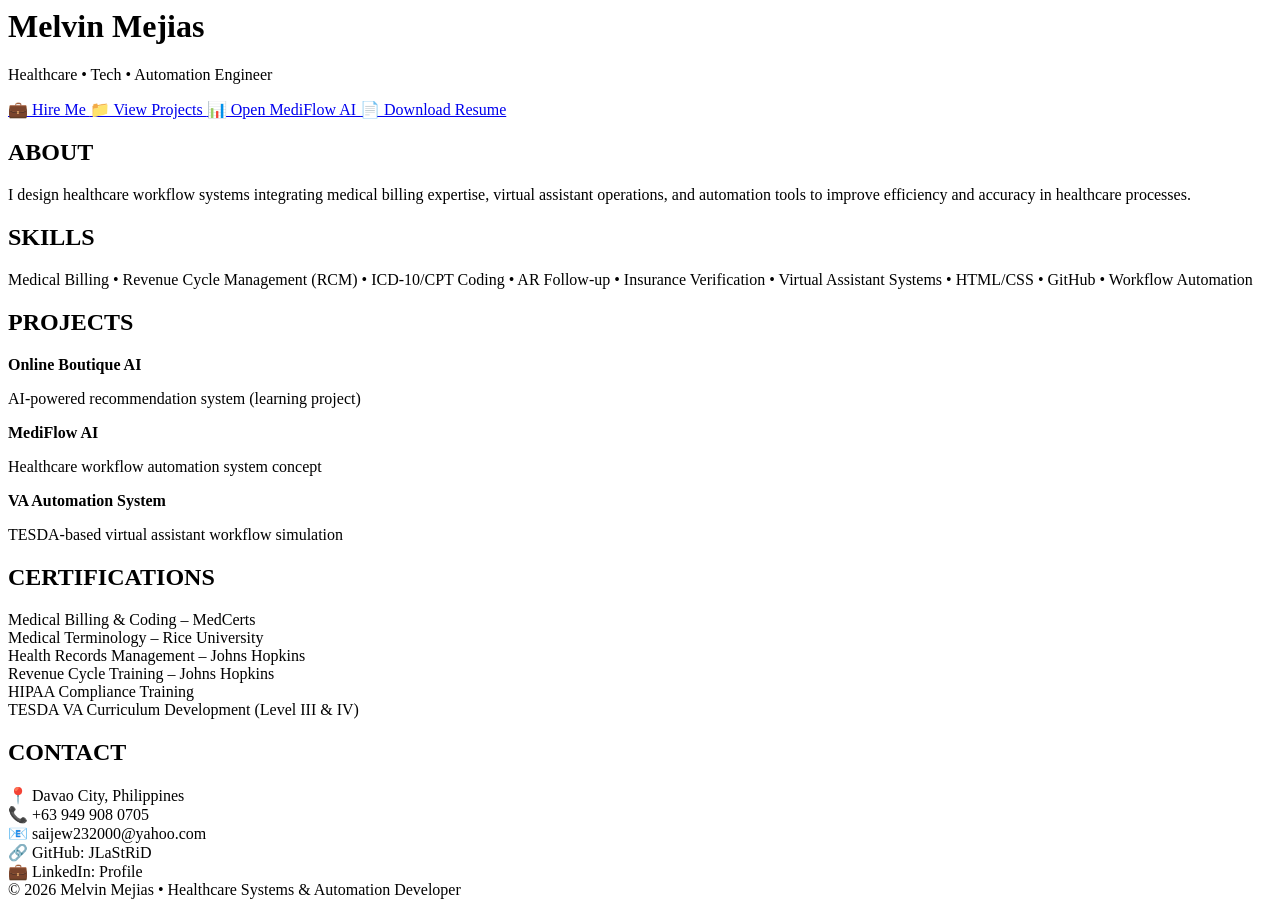
<file: index.html>
<body>

<div class="hero">

  <h1>Melvin Mejias</h1>
  <p>Healthcare • Tech • Automation Engineer</p>

  <!-- 🔥 ACTION BUTTONS (RESTORED) -->
  <div style="margin-top:15px;">
    
    <a href="mailto:saijew232000@yahoo.com"
       class="btn">
      💼 Hire Me
    </a>

    <a href="#projects"
       class="btn">
      📁 View Projects
    </a>

    <a href="mediflow-dashboard.html"
       class="btn">
      📊 Open MediFlow AI
    </a>

    <!-- 📄 RESUME BUTTON -->
    <a href="resume.pdf"
       class="btn"
       download>
      📄 Download Resume
    </a>

  </div>

</div>
</div>

<section>
  <h2>ABOUT</h2>
  <p>
    I design healthcare workflow systems integrating medical billing expertise, virtual assistant operations,
    and automation tools to improve efficiency and accuracy in healthcare processes.
  </p>
</section>

<section>
  <h2>SKILLS</h2>
  <div class="card">
    Medical Billing • Revenue Cycle Management (RCM) • ICD-10/CPT Coding • AR Follow-up • Insurance Verification • Virtual Assistant Systems • HTML/CSS • GitHub • Workflow Automation
  </div>
</section>

<section id="projects">
  <h2>PROJECTS</h2>

  <div class="card">
    <strong>Online Boutique AI</strong>
    <p>AI-powered recommendation system (learning project)</p>
  </div>

  <div class="card">
    <strong>MediFlow AI</strong>
    <p>Healthcare workflow automation system concept</p>
  </div>

  <div class="card">
    <strong>VA Automation System</strong>
    <p>TESDA-based virtual assistant workflow simulation</p>
  </div>
</section>

<section>
  <h2>CERTIFICATIONS</h2>

  <div class="card">
    Medical Billing & Coding – MedCerts<br>
    Medical Terminology – Rice University<br>
    Health Records Management – Johns Hopkins<br>
    Revenue Cycle Training – Johns Hopkins<br>
    HIPAA Compliance Training<br>
    TESDA VA Curriculum Development (Level III & IV)
  </div>
</section>

<section>
  <h2>CONTACT</h2>

  <div class="card">
    📍 Davao City, Philippines<br>
    📞 +63 949 908 0705<br>
    📧 saijew232000@yahoo.com<br>
    🔗 GitHub: JLaStRiD<br>
    💼 LinkedIn: Profile
  </div>
</section>

<footer>
  © 2026 Melvin Mejias • Healthcare Systems & Automation Developer
</footer>

</body>
</file>
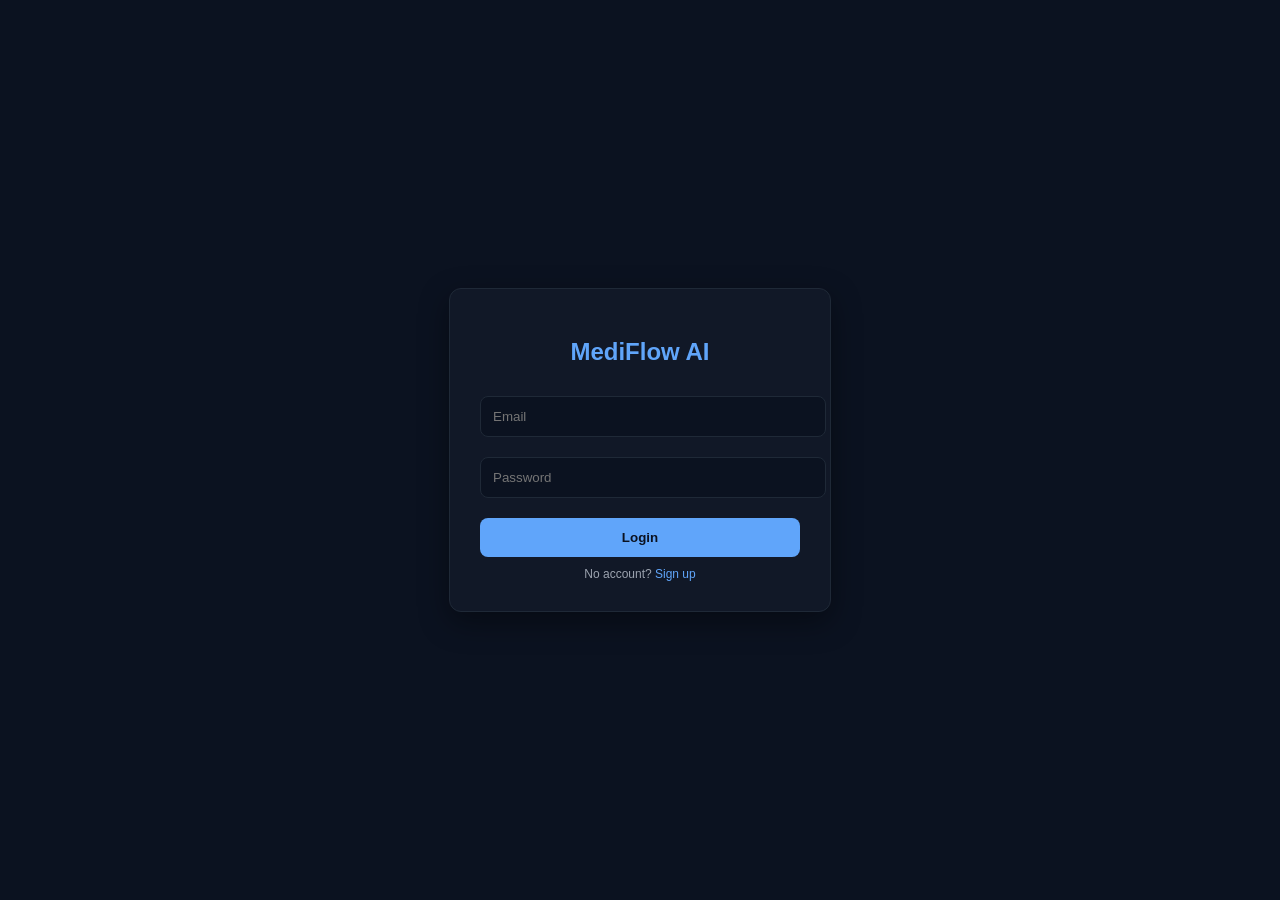
<file: login.html>
<!DOCTYPE html>
<html lang="en">
<head>
<meta charset="UTF-8">
<meta name="viewport" content="width=device-width, initial-scale=1.0">
<title>MediFlow Login</title>

<style>
body{
    margin:0;
    font-family:Arial;
    background:#0b1220;
    display:flex;
    justify-content:center;
    align-items:center;
    height:100vh;
    color:#e5e7eb;
}

/* CARD */
.login-box{
    width:320px;
    padding:30px;
    background:#111827;
    border:1px solid #1f2937;
    border-radius:12px;
    box-shadow:0 10px 30px rgba(0,0,0,0.4);
}

h2{
    text-align:center;
    margin-bottom:20px;
    color:#60a5fa;
}

input{
    width:100%;
    padding:12px;
    margin:10px 0;
    border-radius:8px;
    border:1px solid #1f2937;
    background:#0b1220;
    color:#fff;
}

button{
    width:100%;
    padding:12px;
    margin-top:10px;
    border:none;
    border-radius:8px;
    background:#60a5fa;
    color:#0b1220;
    font-weight:bold;
    cursor:pointer;
}

button:hover{
    background:#3b82f6;
}

.small{
    text-align:center;
    font-size:12px;
    margin-top:10px;
    color:#9ca3af;
}

a{
    color:#60a5fa;
    text-decoration:none;
}
</style>
</head>

<body>

<div class="login-box">
    <h2>MediFlow AI</h2>

    <input type="text" placeholder="Email">
    <input type="password" placeholder="Password">

    <button onclick="login()">Login</button>

    <div class="small">
        No account? <a href="#">Sign up</a>
    </div>
</div>

<script>
function login(){
    alert("Login UI only (no backend yet). Next step: connect Firebase/Auth system.");
}
</script>

</body>
</html>
</file>
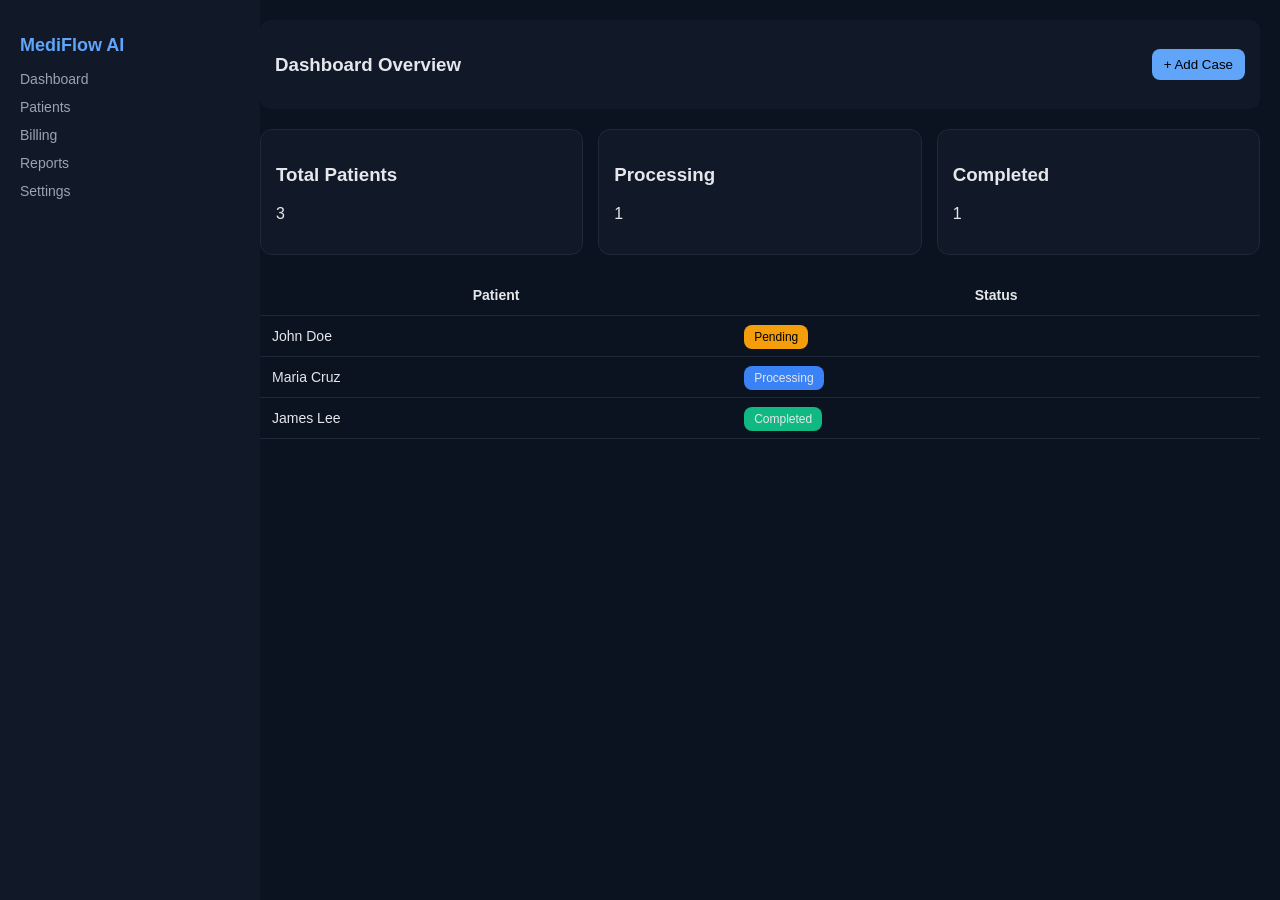
<file: mediflow-dashboard.html>
<!DOCTYPE html>
<html lang="en">
<head>
<meta charset="UTF-8">
<meta name="viewport" content="width=device-width, initial-scale=1.0">
<title>MediFlow AI Dashboard</title>

<style>
body{
    margin:0;
    font-family:Arial;
    background:#0b1220;
    color:#e5e7eb;
}

/* LAYOUT */
.container{
    display:flex;
}

/* SIDEBAR */
.sidebar{
    width:220px;
    height:100vh;
    background:#111827;
    padding:20px;
    position:fixed;
}

.sidebar h2{
    color:#60a5fa;
    font-size:18px;
}

.sidebar a{
    display:block;
    color:#9ca3af;
    text-decoration:none;
    margin:12px 0;
    font-size:14px;
}

.sidebar a:hover{
    color:#fff;
}

/* MAIN */
.main{
    margin-left:240px;
    padding:20px;
    width:100%;
}

/* TOP BAR */
.topbar{
    display:flex;
    justify-content:space-between;
    align-items:center;
    padding:15px;
    background:#111827;
    border-radius:10px;
}

/* CARDS */
.cards{
    display:grid;
    grid-template-columns:repeat(auto-fit,minmax(200px,1fr));
    gap:15px;
    margin-top:20px;
}

.card{
    background:#111827;
    padding:15px;
    border-radius:12px;
    border:1px solid #1f2937;
}

/* TABLE */
table{
    width:100%;
    margin-top:20px;
    border-collapse:collapse;
}

th,td{
    padding:12px;
    border-bottom:1px solid #1f2937;
    font-size:14px;
}

.status{
    padding:5px 10px;
    border-radius:8px;
    font-size:12px;
}

.pending{background:#f59e0b;color:#000;}
.processing{background:#3b82f6;}
.done{background:#10b981;}
</style>
</head>

<body>

<div class="container">

<!-- SIDEBAR -->
<div class="sidebar">
    <h2>MediFlow AI</h2>

    <a href="#">Dashboard</a>
    <a href="#">Patients</a>
    <a href="#">Billing</a>
    <a href="#">Reports</a>
    <a href="#">Settings</a>
</div>

<!-- MAIN -->
<div class="main">

    <!-- TOP BAR -->
    <div class="topbar">
        <h3>Dashboard Overview</h3>
        <button onclick="addPatient()" style="
        padding:8px 12px;
        background:#60a5fa;
        border:none;
        border-radius:8px;
        cursor:pointer;">
        + Add Case
        </button>
    </div>

    <!-- CARDS -->
    <div class="cards">

        <div class="card">
            <h3>Total Patients</h3>
            <p id="total">3</p>
        </div>

        <div class="card">
            <h3>Processing</h3>
            <p id="processing">1</p>
        </div>

        <div class="card">
            <h3>Completed</h3>
            <p id="done">1</p>
        </div>

    </div>

    <!-- TABLE -->
    <table>
        <thead>
            <tr>
                <th>Patient</th>
                <th>Status</th>
            </tr>
        </thead>

        <tbody id="table">

            <tr>
                <td>John Doe</td>
                <td><span class="status pending">Pending</span></td>
            </tr>

            <tr>
                <td>Maria Cruz</td>
                <td><span class="status processing">Processing</span></td>
            </tr>

            <tr>
                <td>James Lee</td>
                <td><span class="status done">Completed</span></td>
            </tr>

        </tbody>
    </table>

</div>

</div>

<script>
function addPatient(){

    let name = prompt("Enter patient name:");
    if(!name) return;

    let row = document.createElement("tr");

    row.innerHTML = `
        <td>${name}</td>
        <td><span class="status pending">Pending</span></td>
    `;

    document.getElementById("table").appendChild(row);

    let total = document.getElementById("total");
    total.innerText = parseInt(total.innerText) + 1;
}
</script>

</body>
              </html>
</file>
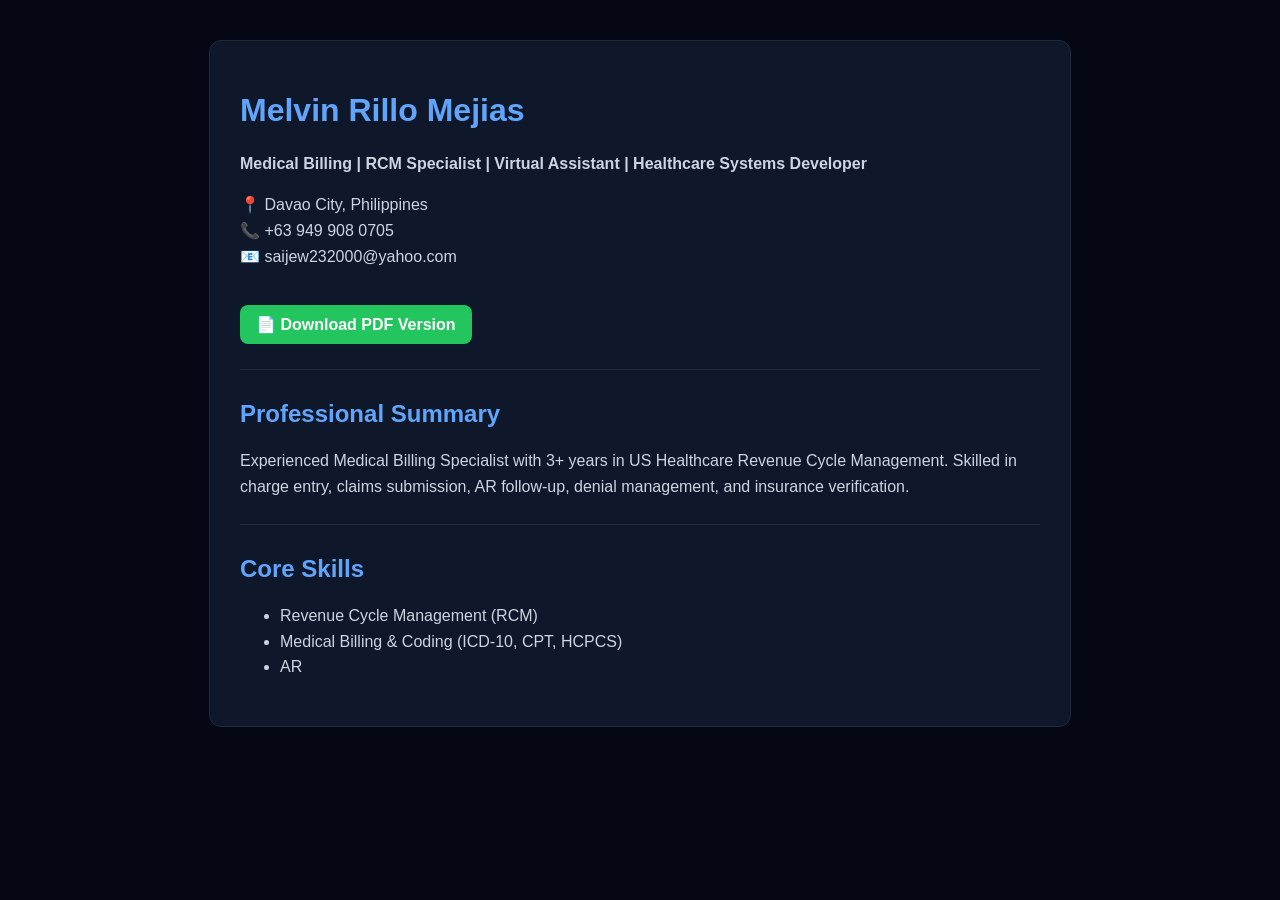
<file: resume.html>
<!DOCTYPE html>
<html lang="en">
<head>
<meta charset="UTF-8">
<title>Melvin Mejias Resume</title>

<style>
body{
    font-family: Arial, sans-serif;
    background:#050814;
    color:#e5e7eb;
    margin:0;
    padding:0;
}

.container{
    max-width:800px;
    margin:40px auto;
    background:#0f172a;
    padding:30px;
    border-radius:12px;
    border:1px solid #1f2a3a;
}

h1,h2,h3{
    color:#60a5fa;
}

p,li{
    color:#cbd5e1;
    line-height:1.6;
}

.btn{
    display:inline-block;
    margin-top:20px;
    padding:10px 16px;
    background:#22c55e;
    color:white;
    border-radius:8px;
    text-decoration:none;
    font-weight:bold;
}

.section{
    margin-top:25px;
    padding-top:10px;
    border-top:1px solid #1f2a3a;
}
</style>

</head>

<body>

<div class="container">

<h1>Melvin Rillo Mejias</h1>
<p><strong>Medical Billing | RCM Specialist | Virtual Assistant | Healthcare Systems Developer</strong></p>

<p>📍 Davao City, Philippines<br>
📞 +63 949 908 0705<br>
📧 saijew232000@yahoo.com</p>

<a class="btn" href="resume.pdf" download>📄 Download PDF Version</a>

<div class="section">
<h2>Professional Summary</h2>
<p>
Experienced Medical Billing Specialist with 3+ years in US Healthcare Revenue Cycle Management.
Skilled in charge entry, claims submission, AR follow-up, denial management, and insurance verification.
</p>
</div>

<div class="section">
<h2>Core Skills</h2>
<ul>
<li>Revenue Cycle Management (RCM)</li>
<li>Medical Billing & Coding (ICD-10, CPT, HCPCS)</li>
<li>AR
</file>
